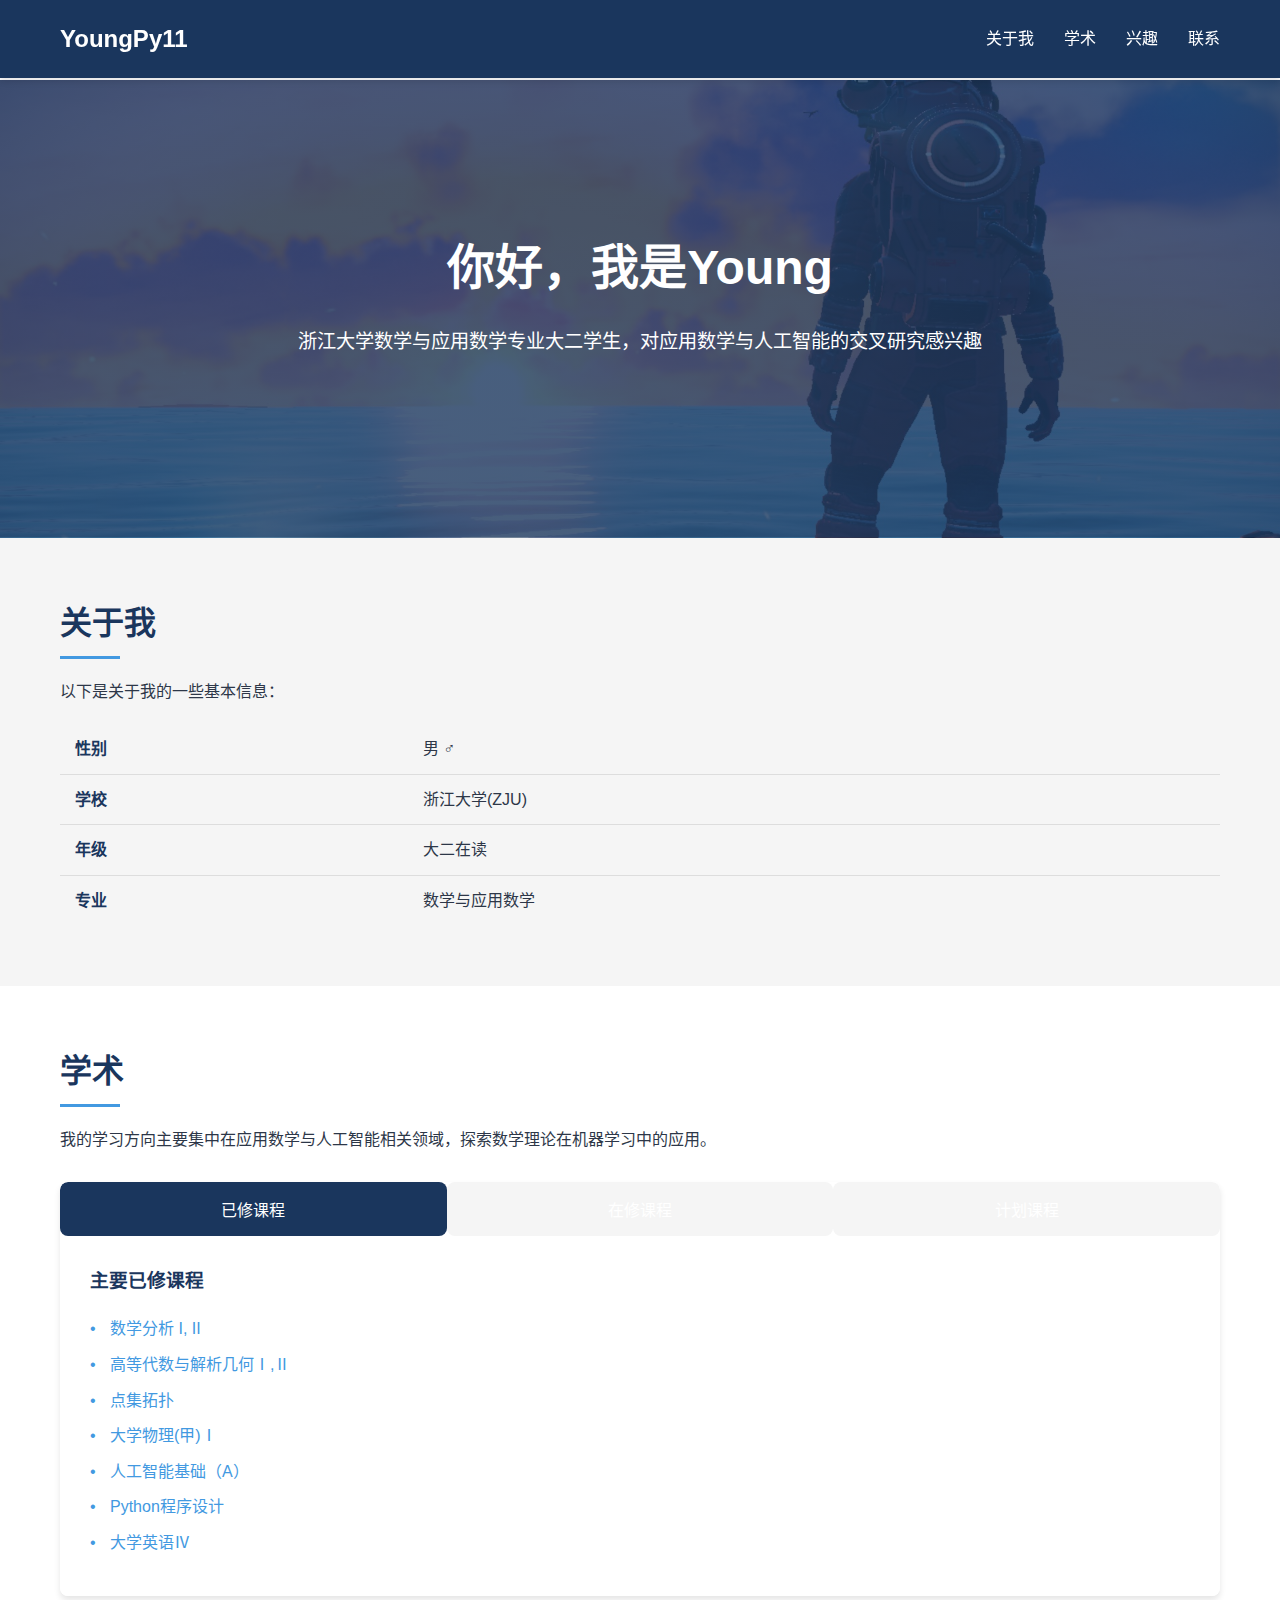
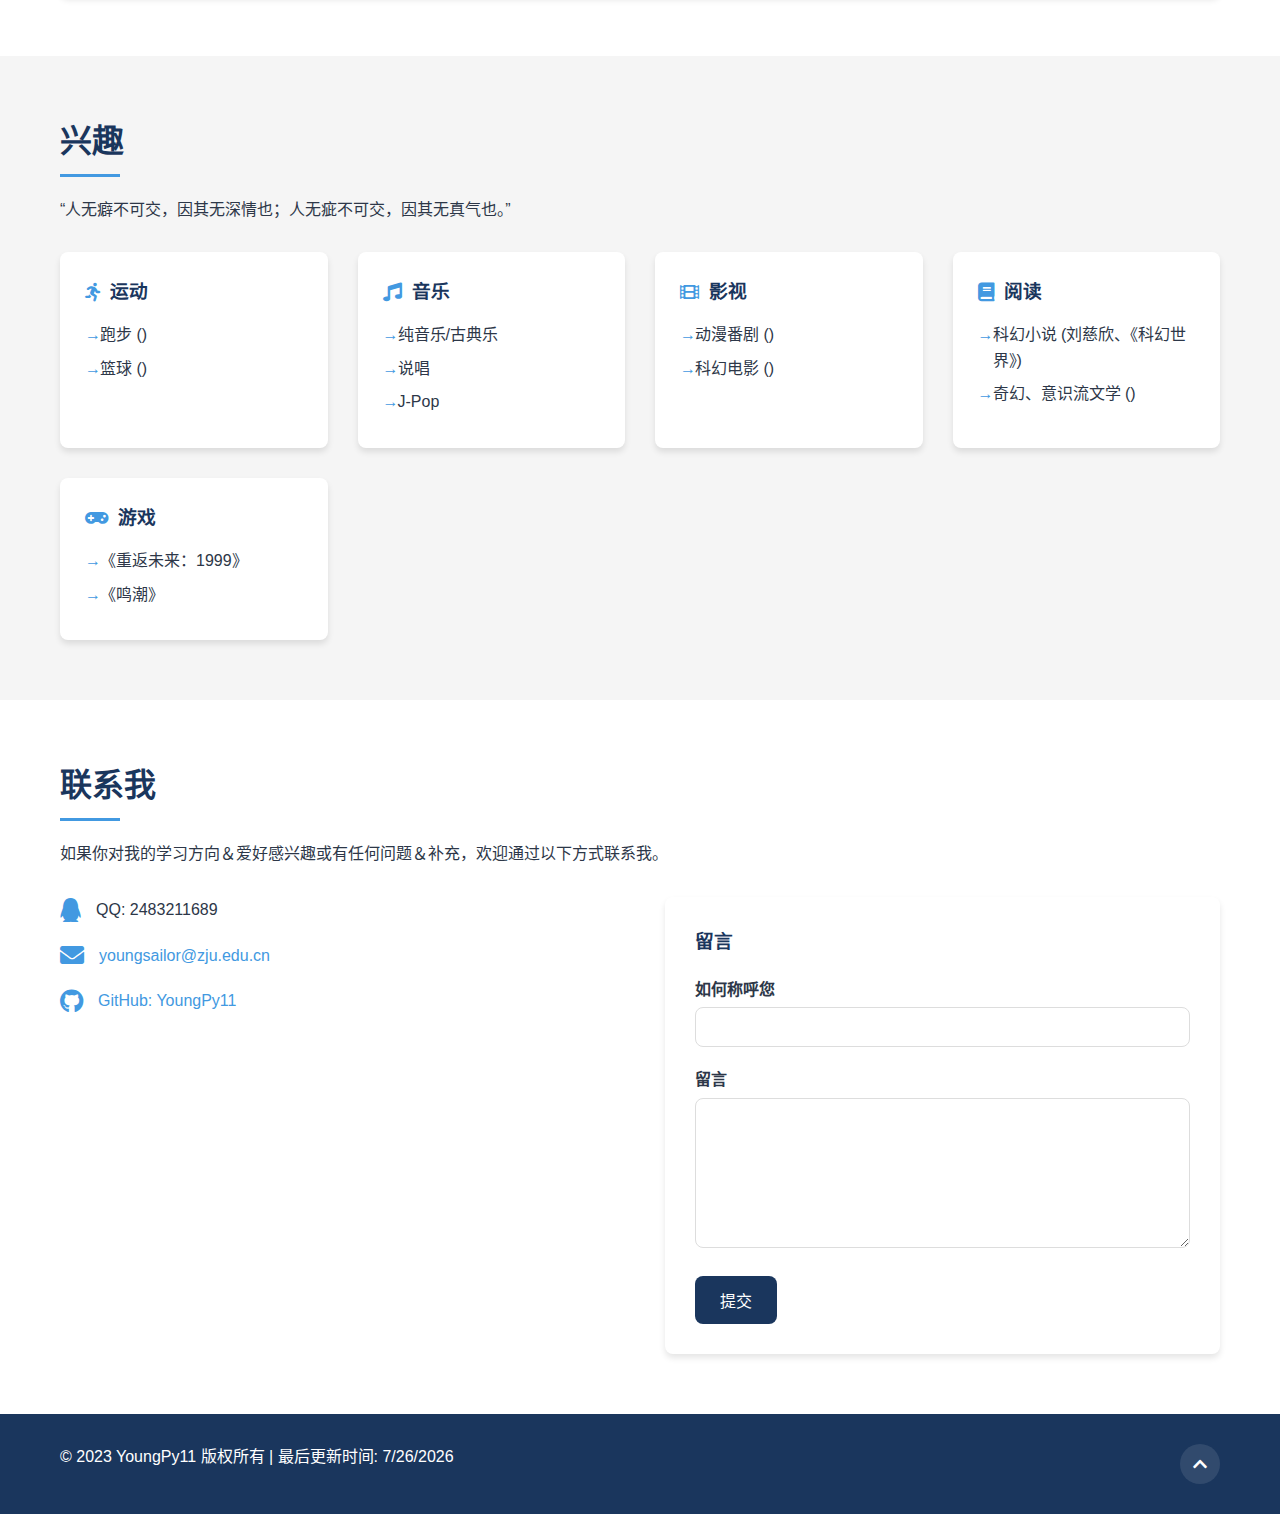
<file: index.html>
<!DOCTYPE html>
<html lang="zh-CN">
<head>
    <meta charset="UTF-8">
    <meta name="viewport" content="width=device-width, initial-scale=1.0">
    <meta name="description" content="YoungPy11的个人主页">
    <meta name="keywords" content="数学,人工智能,浙江大学">
    <title>YoungPy11的个人主页</title>
    <link rel="stylesheet" href="css/style.css">
    <!-- 引入Font Awesome图标 -->
    <link rel="stylesheet" href="https://cdnjs.cloudflare.com/ajax/libs/font-awesome/5.15.3/css/all.min.css">
</head>
<body>
    <!-- 头部导航 -->
    <header>
        <div class="container">
            <div class="logo">YoungPy11</div>
            <div class="menu-toggle" id="menuToggle">
                <i class="fas fa-bars"></i>
            </div>
            <nav>
                <ul id="mainMenu">
                    <li><a href="#about">关于我</a></li>
                    <li><a href="#academic">学术</a></li>
                    <li><a href="#interests">兴趣</a></li>
                    <li><a href="#contact">联系</a></li>
                </ul>
            </nav>
        </div>
    </header>

    <!-- 主页横幅 -->
    <section class="hero" id="hero">
        <div class="container">
            <h1>你好，我是Young</h1>
            <p>浙江大学数学与应用数学专业大二学生，对应用数学与人工智能的交叉研究感兴趣</p>
        </div>
    </section>

    <!-- 关于我 -->
    <section class="about" id="about">
        <div class="container">
            <h2>关于我</h2>
            <p>以下是关于我的一些基本信息：</p>
            <table class="info-table">
                <tr>
                    <td>性别</td>
                    <td>男 ♂</td>
                </tr>
                <tr>
                    <td>学校</td>
                    <td>浙江大学(ZJU)</td>
                </tr>
                <tr>
                    <td>年级</td>
                    <td>大二在读</td>
                </tr>
                <tr>
                    <td>专业</td>
                    <td>数学与应用数学</td>
                </tr>
            </table>
        </div>
    </section>

    <!-- 学术 -->
    <section class="academic" id="academic">
        <div class="container">
            <h2>学术</h2>
            <p>我的学习方向主要集中在应用数学与人工智能相关领域，探索数学理论在机器学习中的应用。</p>
            
            <div class="tabs">
                <button class="tab-button active" data-tab="completed">已修课程</button>
                <button class="tab-button" data-tab="current">在修课程</button>
                <button class="tab-button" data-tab="planned">计划课程</button>
                
                <div class="tab-content active" id="completed">
                    <h3>主要已修课程</h3>
                    <ul class="course-list">
                        <li><a href="courses/math-analysis.html">数学分析 I, II</a></li>
                        <li><a href="courses/advanced-algebra.html">高等代数与解析几何Ⅰ,Ⅱ</a></li>
                        <li><a href="courses/pointset-topology.html">点集拓扑</a></li>
                        <li><a href="courses/college-physics.html">大学物理(甲)Ⅰ</a></li>
                        <li><a href="courses/basic-artificial-intelligence.html">人工智能基础（A）</a></li>
                        <li><a href="courses/python-programming.html">Python程序设计</a></li>
                        <li><a href="courses/college-english.html">大学英语Ⅳ</a></li>
                    </ul>
                </div>
                
                <div class="tab-content" id="current">
                    <h3>主要在修课程(本学期)</h3>
                    <ul class="course-list">
                        <li>抽象代数</li>
                        <li>常微分方程</li>
                        <li>数学分析Ⅲ</li>
                        <li>概率论</li>
                        <li>大学物理(甲)Ⅱ</li>
                        <li>英美报刊选读</li>
                    </ul>
                </div>
                
                <div class="tab-content" id="planned">
                    <h3>主要计划课程(先画个饼，毕业前也未必学得完2333~)</h3>
                    <ul class="course-list">
                        <li>数理统计</li>
                        <li>数据结构与算法</li>
                        <li>c/c++语言*(自学)</li>
                        <li>复变函数</li>
                        <li>实变函数</li>
                        <li>泛函分析</li>
                        <li>科学计算</li>
                        <li>偏微分方程</li>
                        <li>优化实用算法</li>
                        <li>随机过程</li>
                        <li>数学建模(H)</li>
                        <li>数学软件</li>
                        <li>渐近法与摄动理论</li>
                        <li>数据建模与分析</li>
                        <li>微分方程数值解</li>
                        <li>人工神经网络模型与算法</li>
                        <li>控制理论基础</li>
                        <li>计算机图形学</li>
                    </ul>    
                </div>
            </div>
        </div>
    </section>

    <!-- 兴趣 -->
    <section class="interests" id="interests">
        <div class="container">
            <h2>兴趣</h2>
            <p>“人无癖不可交，因其无深情也；人无疵不可交，因其无真气也。”</p>
            
            <div class="interest-grid">
                <div class="interest-card">
                    <h3><i class="fas fa-running"></i> 运动</h3>
                    <ul class="interest-list">
                        <li>跑步 ()</li>
                        <li>篮球 ()</li>
                    </ul>
                </div>
                
                <div class="interest-card">
                    <h3><i class="fas fa-music"></i> 音乐</h3>
                    <ul class="interest-list">
                        <li>纯音乐/古典乐</li>
                        <li>说唱</li>
                        <li>J-Pop</li>
                    </ul>
                </div>
                
                <div class="interest-card">
                    <h3><i class="fas fa-film"></i> 影视</h3>
                    <ul class="interest-list">
                        <li>动漫番剧 ()</li>
                        <li>科幻电影 ()</li>
                    </ul>
                </div>
                
                <div class="interest-card">
                    <h3><i class="fas fa-book"></i> 阅读</h3>
                    <ul class="interest-list">
                        <li>科幻小说 (刘慈欣、《科幻世界》)</li>
                        <li>奇幻、意识流文学 ()</li>
                    </ul>
                </div>
                
                <div class="interest-card">
                    <h3><i class="fas fa-gamepad"></i> 游戏</h3>
                    <ul class="interest-list">
                        <li>《重返未来：1999》</li>
                        <li>《鸣潮》</li>
                    </ul>
                </div>
            </div>
        </div>
    </section>

    <!-- 联系 -->
    <section class="contact" id="contact">
        <div class="container">
            <h2>联系我</h2>
            <p>如果你对我的学习方向＆爱好感兴趣或有任何问题＆补充，欢迎通过以下方式联系我。</p>
            
            <div class="contact-container">
                <div class="contact-info">
                    <div class="contact-item">
                        <i class="fab fa-qq"></i>
                        <span>QQ: 2483211689</span>
                    </div>
                    <div class="contact-item">
                        <i class="fas fa-envelope"></i>
                        <a href="mailto:youngsailor@zju.edu.cn">youngsailor@zju.edu.cn</a>
                    </div>
                    <div class="contact-item">
                        <i class="fab fa-github"></i>
                        <a href="https://github.com/YoungPy11" target="_blank">GitHub: YoungPy11</a>
                    </div>
                </div>
                
                <div class="contact-form">
                    <h3>留言</h3>
                    <form id="contactForm" action="https://formspree.io/f/xldlldkp" method="POST" target="_blank">
                        <input type="hidden" name="_subject" value="来自YoungPy11网站的新留言">
                        <input type="hidden" name="_replyto" value="2483211689@qq.com">
                        <div class="form-group">
                            <label for="name">如何称呼您</label>
                            <input type="text" id="name" name="name" required>
                        </div>
                        <div class="form-group">
                            <label for="message">留言</label>
                            <textarea id="message" name="message" required></textarea>
                        </div>
                        <button type="submit">提交</button>
                    </form>
                </div>
            </div>
        </div>
    </section>

    <!-- 页脚 -->
    <footer>
        <div class="container">
            <div class="footer-content">
                <div class="copyright">
                    &copy; 2023 YoungPy11 版权所有 | 最后更新时间: <span id="lastUpdate"></span>
                </div>
                <div class="back-to-top" id="backToTop">
                    <i class="fas fa-chevron-up"></i>
                </div>
            </div>
        </div>
    </footer>
    <script src="js/script.js"></script>
</body>
</html>
</file>
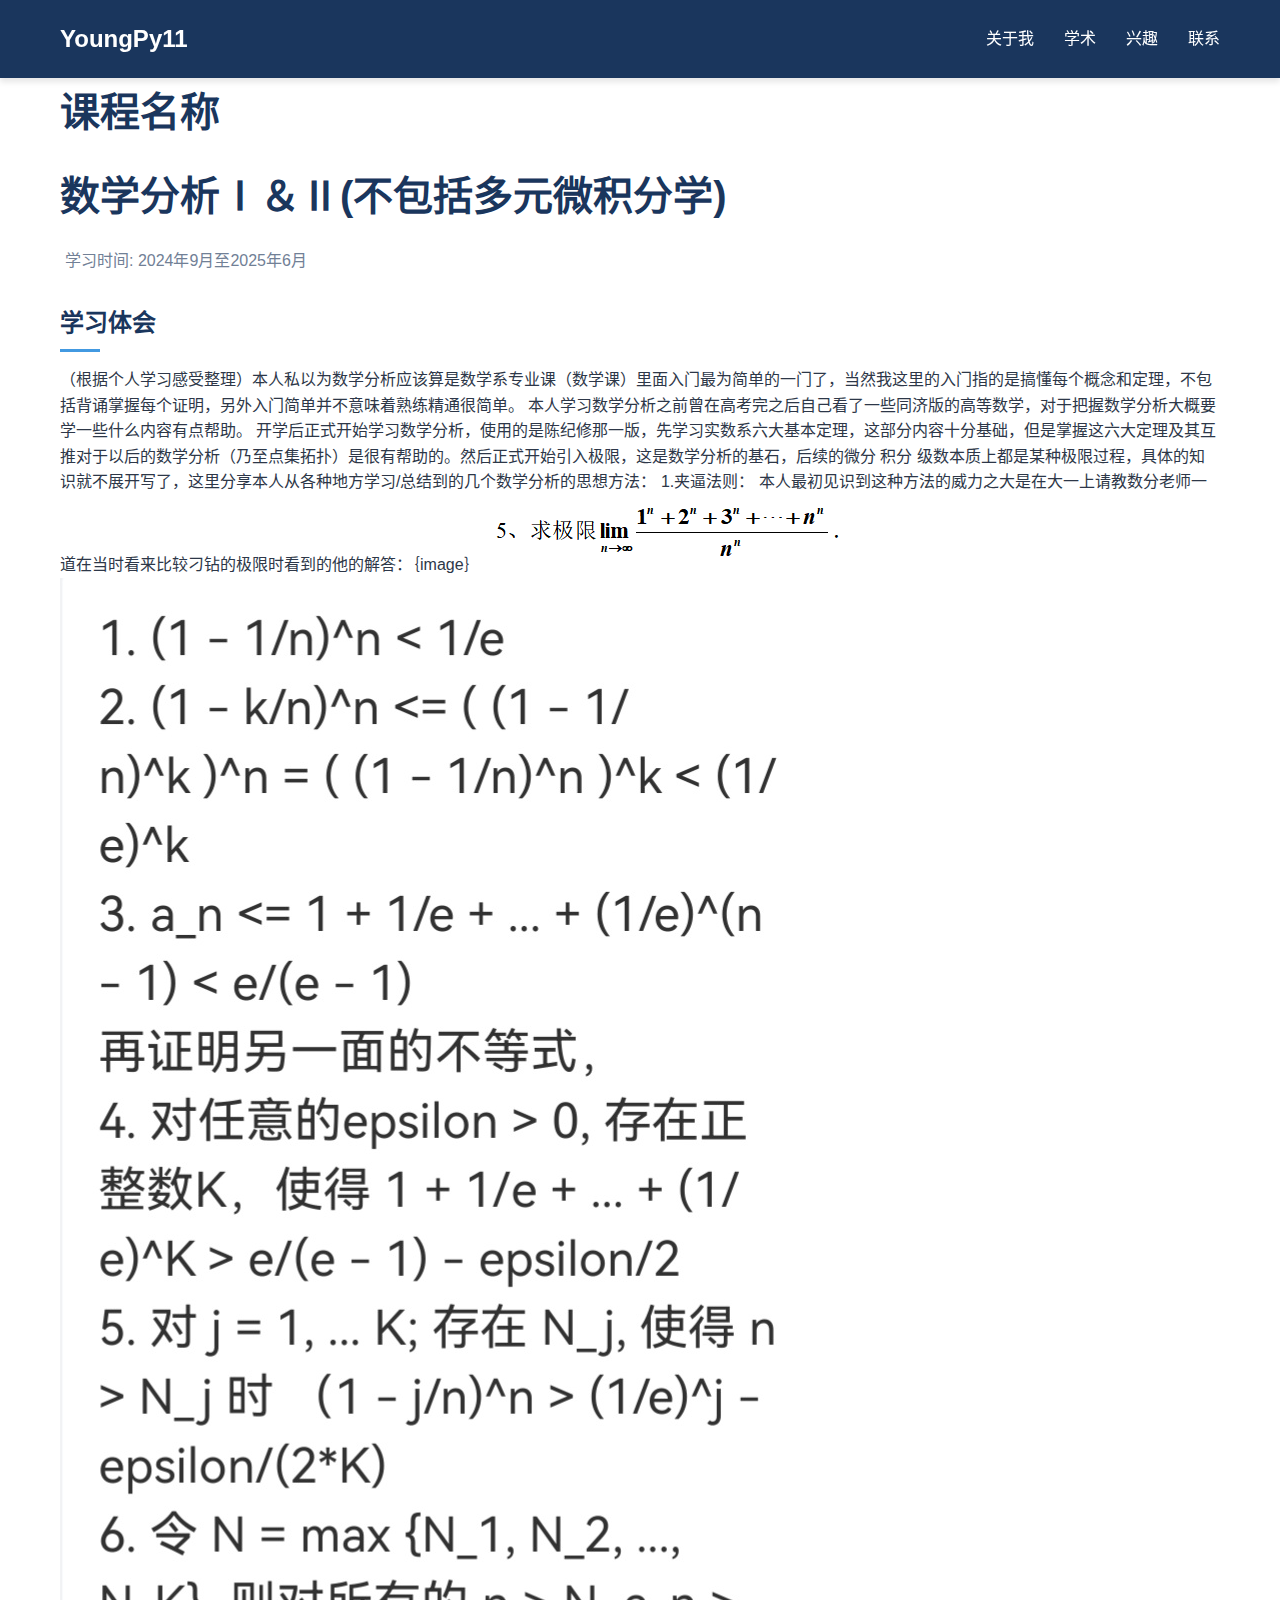
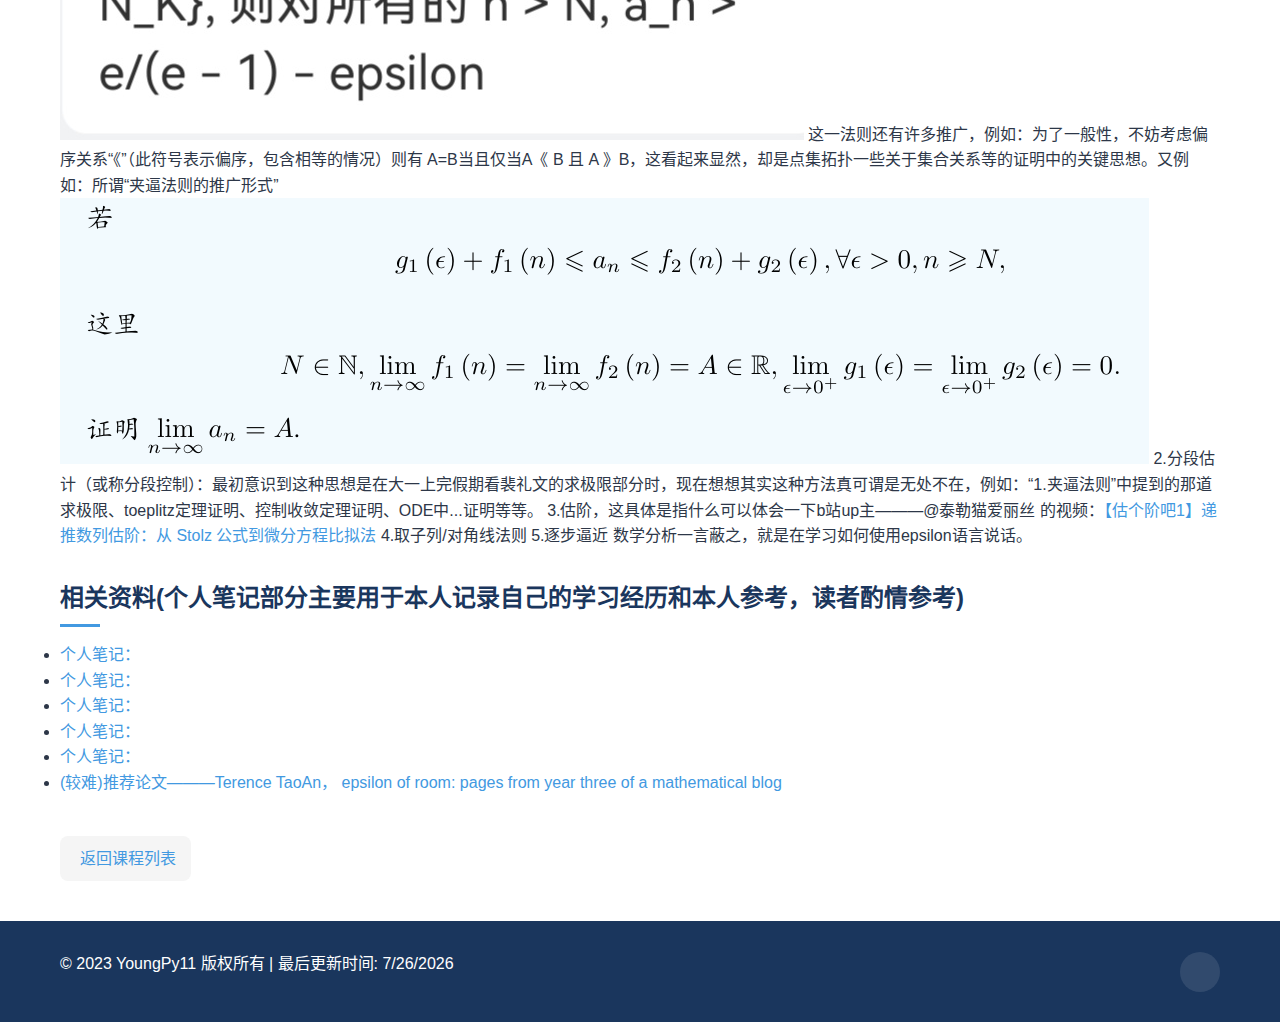
<file: courses/math-analysis.html>
<!DOCTYPE html>
<html lang="zh-CN">
<head>
    <meta charset="UTF-8">
    <meta name="viewport" content="width=device-width, initial-scale=1.0">
    <title>课程详情 - YoungPy11的个人主页</title>
    <link rel="stylesheet" href="../css/style.css">
</head>
<body>
    <header>
        <div class="container">
            <div class="logo">YoungPy11</div>
            <div class="menu-toggle" id="menuToggle">
                <i class="fas fa-bars"></i>
            </div>
            <nav>
                <ul id="mainMenu">
                    <li><a href="../index.html#about">关于我</a></li>
                    <li><a href="../index.html#academic">学术</a></li>
                    <li><a href="../index.html#interests">兴趣</a></li>
                    <li><a href="../index.html#contact">联系</a></li>
                </ul>
            </nav>
        </div>
    </header>

    <section class="course-detail">
        <div class="container">
            <h1>课程名称</h1>
            <h1>数学分析Ⅰ＆Ⅱ(不包括多元微积分学)</h1>
            <div class="course-meta">
                <span><i class="fas fa-calendar-alt"></i> 学习时间: 2024年9月至2025年6月</span>
            </div>
            
            <div class="course-content">
                <h2>学习体会</h2>
                <p>（根据个人学习感受整理）本人私以为数学分析应该算是数学系专业课（数学课）里面入门最为简单的一门了，当然我这里的入门指的是搞懂每个概念和定理，不包括背诵掌握每个证明，另外入门简单并不意味着熟练精通很简单。
                本人学习数学分析之前曾在高考完之后自己看了一些同济版的高等数学，对于把握数学分析大概要学一些什么内容有点帮助。
                开学后正式开始学习数学分析，使用的是陈纪修那一版，先学习实数系六大基本定理，这部分内容十分基础，但是掌握这六大定理及其互推对于以后的数学分析（乃至点集拓扑）是很有帮助的。然后正式开始引入极限，这是数学分析的基石，后续的微分 积分 级数本质上都是某种极限过程，具体的知识就不展开写了，这里分享本人从各种地方学习/总结到的几个数学分析的思想方法：
                1.夹逼法则：
                本人最初见识到这种方法的威力之大是在大一上请教数分老师一道在当时看来比较刁钻的极限时看到的他的解答：｛image｝
                <img src="/images/math-analysis-images/limit-Q.jpg">
                <img src="/images/math-analysis-images/limit-A.jpg">
                这一法则还有许多推广，例如：为了一般性，不妨考虑偏序关系“《”（此符号表示偏序，包含相等的情况）则有 A=B当且仅当A《 B 且 A 》B，这看起来显然，却是点集拓扑一些关于集合关系等的证明中的关键思想。又例如：所谓“夹逼法则的推广形式”<img src="/images/math-analysis-images/夹逼法则推广形式.jpg">
                2.分段估计（或称分段控制）：最初意识到这种思想是在大一上完假期看裴礼文的求极限部分时，现在想想其实这种方法真可谓是无处不在，例如：“1.夹逼法则”中提到的那道求极限、toeplitz定理证明、控制收敛定理证明、ODE中...证明等等。
                3.估阶，这具体是指什么可以体会一下b站up主———@泰勒猫爱丽丝 的视频：<a href="https://www.bilibili.com/video/BV1zK411675x/?spm_id_from=333.337.search-card.all.click&vd_source=23288efcb340a1a96c02b33de8a83997" target="_blank">【估个阶吧1】递推数列估阶：从 Stolz 公式到微分方程比拟法</a>
                4.取子列/对角线法则
                5.逐步逼近
                数学分析一言蔽之，就是在学习如何使用epsilon语言说话。</p>
                <h2>相关资料(个人笔记部分主要用于本人记录自己的学习经历和本人参考，读者酌情参考)</h2>
                <ul>
                    <li><a href="pdfs/math-analysis-pdfs/数分板书及习题课.pdf">个人笔记：</a></li>
                    <li><a href="pdfs/math-analysis-pdfs/数分二总结.pdf">个人笔记：</a></li>
                    <li><a href="pdfs/math-analysis-pdfs/数分II部分题型疏理.pdf">个人笔记：</a></li>
                    <li><a href="pdfs/math-analysis-pdfs/数学分析I.pdf">个人笔记：</a></li>
                    <li><a href="pdfs/math-analysis-pdfs/Fourier级数相关.pdf">个人笔记：</a></li>
                    <li><a href="https://terrytao.wordpress.com/wp-content/uploads/2010/02/epsilon.pdf">(较难)推荐论文———Terence TaoAn， epsilon of room: pages from year three of a mathematical blog</a></li>
                </ul>
            </div>
            
            <a href="../index.html#academic" class="back-link"><i class="fas fa-arrow-left"></i> 返回课程列表</a>
        </div>
    </section>

    <footer>
        <div class="container">
            <div class="footer-content">
                <div class="copyright">
                    &copy; 2023 YoungPy11 版权所有 | 最后更新时间: <span id="lastUpdate"></span>
                </div>
                <div class="back-to-top" id="backToTop">
                    <i class="fas fa-chevron-up"></i>
                </div>
            </div>
        </div>
    </footer>

    <script src="../js/script.js"></script>
</body>
</html>
</file>
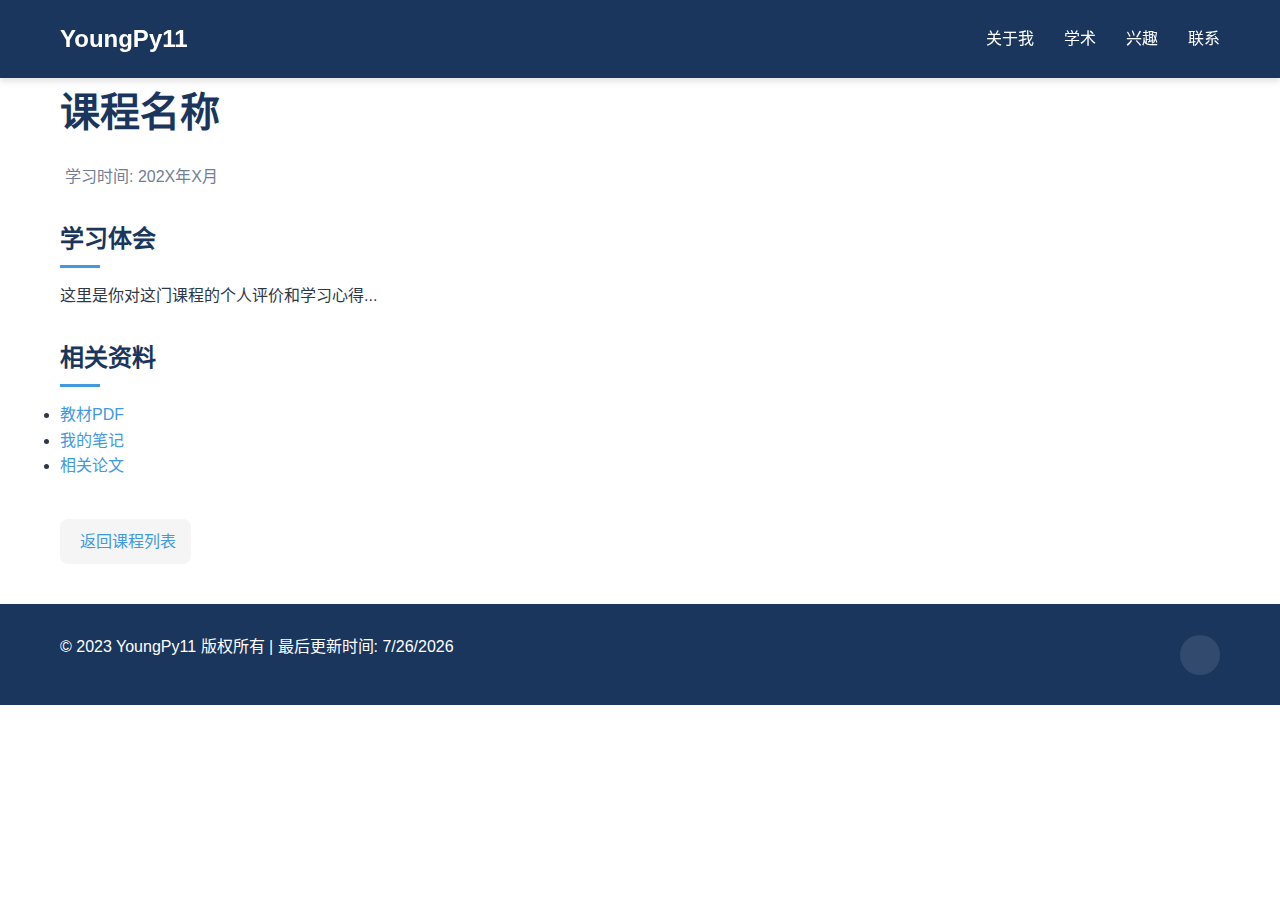
<file: courses/template.html>
<!DOCTYPE html>
<html lang="zh-CN">
<head>
    <meta charset="UTF-8">
    <meta name="viewport" content="width=device-width, initial-scale=1.0">
    <title>课程详情 - YoungPy11的个人主页</title>
    <link rel="stylesheet" href="../css/style.css">
</head>
<body>
    <header>
        <div class="container">
            <div class="logo">YoungPy11</div>
            <div class="menu-toggle" id="menuToggle">
                <i class="fas fa-bars"></i>
            </div>
            <nav>
                <ul id="mainMenu">
                    <li><a href="../index.html#about">关于我</a></li>
                    <li><a href="../index.html#academic">学术</a></li>
                    <li><a href="../index.html#interests">兴趣</a></li>
                    <li><a href="../index.html#contact">联系</a></li>
                </ul>
            </nav>
        </div>
    </header>

    <section class="course-detail">
        <div class="container">
            <h1>课程名称</h1>
            
            <div class="course-meta">
                <span><i class="fas fa-calendar-alt"></i> 学习时间: 202X年X月</span>
            </div>
            
            <div class="course-content">
                <h2>学习体会</h2>
                <p>这里是你对这门课程的个人评价和学习心得...</p>
                
                <h2>相关资料</h2>
                <ul>
                    <li><a href="#">教材PDF</a></li>
                    <li><a href="#">我的笔记</a></li>
                    <li><a href="#">相关论文</a></li>
                </ul>
            </div>
            
            <a href="../index.html#academic" class="back-link"><i class="fas fa-arrow-left"></i> 返回课程列表</a>
        </div>
    </section>

    <footer>
        <div class="container">
            <div class="footer-content">
                <div class="copyright">
                    &copy; 2023 YoungPy11 版权所有 | 最后更新时间: <span id="lastUpdate"></span>
                </div>
                <div class="back-to-top" id="backToTop">
                    <i class="fas fa-chevron-up"></i>
                </div>
            </div>
        </div>
    </footer>

    <script src="../js/script.js"></script>
</body>
</html>
</file>
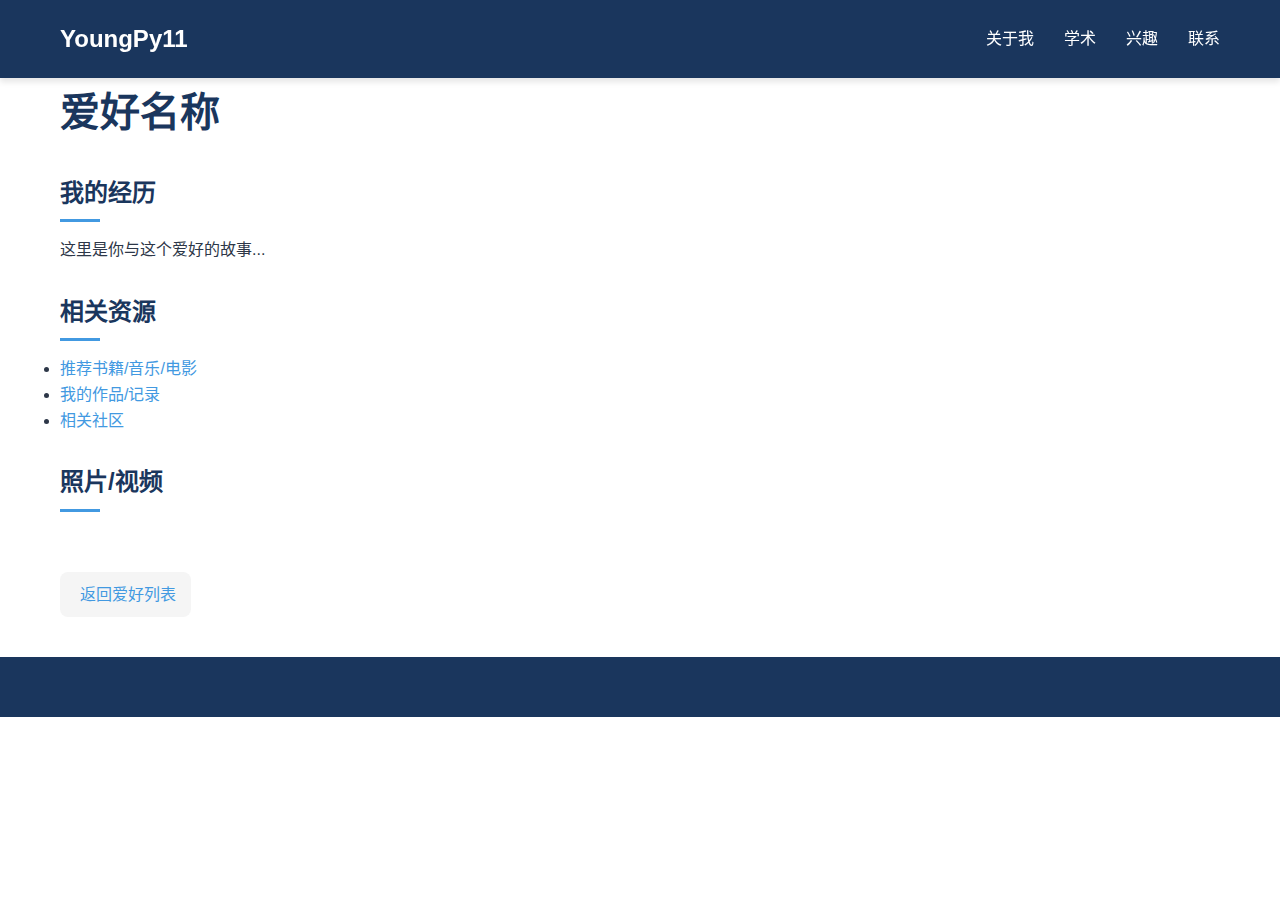
<file: hobbies/template.html>
<!DOCTYPE html>
<html lang="zh-CN">
<head>
    <meta charset="UTF-8">
    <meta name="viewport" content="width=device-width, initial-scale=1.0">
    <title>爱好详情 - YoungPy11的个人主页</title>
    <link rel="stylesheet" href="../css/style.css">
</head>
<body>
    <header>
        <div class="container">
            <div class="logo">YoungPy11</div>
            <div class="menu-toggle" id="menuToggle">
                <i class="fas fa-bars"></i>
            </div>
            <nav>
                <ul id="mainMenu">
                    <li><a href="../index.html#about">关于我</a></li>
                    <li><a href="../index.html#academic">学术</a></li>
                    <li><a href="../index.html#interests">兴趣</a></li>
                    <li><a href="../index.html#contact">联系</a></li>
                </ul>
            </nav>
        </div>
    </header>

    <section class="hobby-detail">
        <div class="container">
            <h1><i class="fas fa-[对应图标]"></i> 爱好名称</h1>
            
            <div class="hobby-content">
                <h2>我的经历</h2>
                <p>这里是你与这个爱好的故事...</p>
                
                <h2>相关资源</h2>
                <ul>
                    <li><a href="#">推荐书籍/音乐/电影</a></li>
                    <li><a href="#">我的作品/记录</a></li>
                    <li><a href="#">相关社区</a></li>
                </ul>
                
                <h2>照片/视频</h2>
                <div class="gallery">
                    <!-- 图片或视频展示 -->
                </div>
            </div>
            
            <a href="../index.html#interests" class="back-link"><i class="fas fa-arrow-left"></i> 返回爱好列表</a>
        </div>
    </section>

    <footer>
        <!-- 与主页相同的页脚 -->
    </footer>

    <script src="../js/script.js"></script>
</body>
</html>
</file>
<file: css/style.css>
/* 全局样式 */
* {
    margin: 0;
    padding: 0;
    box-sizing: border-box;
}

:root {
    --primary-color: #1a365d;
    --secondary-color: #f5f5f5;
    --accent-color: #4299e1;
    --text-color: #2d3748;
    --light-text: #718096;
    --border-radius: 8px;
    --box-shadow: 0 4px 6px rgba(0, 0, 0, 0.1);
    --transition: all 0.3s ease;
}

body {
    font-family: -apple-system, BlinkMacSystemFont, 'Segoe UI', 'Helvetica', 'Arial', sans-serif;
    line-height: 1.6;
    color: var(--text-color);
    background-color: #fff;
    scroll-behavior: smooth;
}

.container {
    max-width: 1200px;
    margin: 0 auto;
    padding: 0 20px;
}

section {
    padding: 60px 0;
}

h1, h2, h3 {
    color: var(--primary-color);
    margin-bottom: 20px;
}

h1 {
    font-size: 2.5rem;
}

h2 {
    font-size: 2rem;
    position: relative;
    padding-bottom: 10px;
}

h2::after {
    content: '';
    position: absolute;
    bottom: 0;
    left: 0;
    width: 60px;
    height: 3px;
    background-color: var(--accent-color);
}

p {
    margin-bottom: 15px;
}

a {
    color: var(--accent-color);
    text-decoration: none;
    transition: var(--transition);
}

a:hover {
    color: var(--primary-color);
}

img {
    max-width: 100%;
    height: auto;
}

/* 头部样式 */
header {
    background-color: var(--primary-color);
    color: white;
    padding: 20px 0;
    position: fixed;
    width: 100%;
    top: 0;
    z-index: 1000;
    box-shadow: var(--box-shadow);
}

header .container {
    display: flex;
    justify-content: space-between;
    align-items: center;
}

.logo {
    font-size: 1.5rem;
    font-weight: bold;
}

nav ul {
    display: flex;
    list-style: none;
}

nav ul li {
    margin-left: 30px;
}

nav ul li a {
    color: white;
    font-weight: 500;
}

nav ul li a:hover {
    color: var(--secondary-color);
}

.menu-toggle {
    display: none;
    cursor: pointer;
    font-size: 1.5rem;
}

/* 主页横幅 */
.hero {
    background-image: linear-gradient(rgba(26, 54, 93, 0.8), rgba(26, 54, 93, 0.8)), url('/images/background.jpg');
    background-size: cover;
    background-position: center;
    color: white;
    text-align: center;
    padding: 150px 20px;
    margin-top: 80px;
}

.hero h1 {
    font-size: 3rem;
    margin-bottom: 20px;
    color: white;
}

.hero p {
    font-size: 1.2rem;
    max-width: 700px;
    margin: 0 auto 30px;
}

/* 关于我 */
.about {
    background-color: var(--secondary-color);
}

.info-table {
    width: 100%;
    border-collapse: collapse;
    margin-top: 20px;
}

.info-table td {
    padding: 12px 15px;
    border-bottom: 1px solid #ddd;
}

.info-table tr:last-child td {
    border-bottom: none;
}

.info-table td:first-child {
    font-weight: bold;
    width: 30%;
    color: var(--primary-color);
}

/* 学术 */
.tabs {
    display: flex;
    flex-wrap: wrap;
    margin-top: 30px;
    border-radius: var(--border-radius);
    overflow: hidden;
    box-shadow: var(--box-shadow);
}

.tab-button {
    padding: 15px 20px;
    cursor: pointer;
    background-color: var(--secondary-color);
    border: none;
    flex-grow: 1;
    font-size: 1rem;
    transition: var(--transition);
}

.tab-button.active {
    background-color: var(--primary-color);
    color: white;
}

.tab-content {
    display: none;
    padding: 30px;
    background-color: white;
    width: 100%;
}

.tab-content.active {
    display: block;
    animation: fadeIn 0.5s;
}

@keyframes fadeIn {
    from { opacity: 0; }
    to { opacity: 1; }
}

.course-list {
    list-style-type: none;
}

.course-list li {
    margin-bottom: 10px;
    padding-left: 20px;
    position: relative;
}

.course-list li::before {
    content: '•';
    color: var(--accent-color);
    position: absolute;
    left: 0;
}

/* 兴趣 */
.interests {
    background-color: var(--secondary-color);
}

.interest-grid {
    display: grid;
    grid-template-columns: repeat(auto-fill, minmax(250px, 1fr));
    gap: 30px;
    margin-top: 30px;
}

.interest-card {
    background-color: white;
    padding: 25px;
    border-radius: var(--border-radius);
    box-shadow: var(--box-shadow);
    transition: var(--transition);
}

.interest-card:hover {
    transform: translateY(-5px);
}

.interest-card h3 {
    display: flex;
    align-items: center;
    margin-bottom: 15px;
}

.interest-card h3 i {
    margin-right: 10px;
    color: var(--accent-color);
}

.interest-list {
    list-style-type: none;
}

.interest-list li {
    margin-bottom: 8px;
    padding-left: 15px;
    position: relative;
}

.interest-list li::before {
    content: '→';
    color: var(--accent-color);
    position: absolute;
    left: 0;
}

/* 联系 */
.contact-container {
    display: grid;
    grid-template-columns: 1fr 1fr;
    gap: 50px;
    margin-top: 30px;
}

.contact-info {
    display: flex;
    flex-direction: column;
}

.contact-item {
    display: flex;
    align-items: center;
    margin-bottom: 20px;
}

.contact-item i {
    margin-right: 15px;
    font-size: 1.5rem;
    color: var(--accent-color);
}

.contact-form {
    background-color: white;
    padding: 30px;
    border-radius: var(--border-radius);
    box-shadow: var(--box-shadow);
}

.form-group {
    margin-bottom: 20px;
}

label {
    display: block;
    margin-bottom: 5px;
    font-weight: bold;
}

input, textarea {
    width: 100%;
    padding: 10px;
    border: 1px solid #ddd;
    border-radius: var(--border-radius);
    font-family: inherit;
    font-size: 1rem;
}

textarea {
    height: 150px;
    resize: vertical;
}

button {
    background-color: var(--primary-color);
    color: white;
    border: none;
    padding: 12px 25px;
    border-radius: var(--border-radius);
    cursor: pointer;
    font-size: 1rem;
    transition: var(--transition);
}

button:hover {
    background-color: var(--accent-color);
}

/* 页脚 */
footer {
    background-color: var(--primary-color);
    color: white;
    padding: 30px 0;
    text-align: center;
}

.footer-content {
    display: flex;
    justify-content: space-between;
    align-items: center;
    flex-wrap: wrap;
}

.copyright {
    margin-bottom: 15px;
}

.back-to-top {
    background-color: rgba(255, 255, 255, 0.1);
    width: 40px;
    height: 40px;
    border-radius: 50%;
    display: flex;
    justify-content: center;
    align-items: center;
    cursor: pointer;
    transition: var(--transition);
}

.back-to-top:hover {
    background-color: rgba(255, 255, 255, 0.2);
}

/* 响应式设计 */
@media (max-width: 768px) {
    .menu-toggle {
        display: block;
    }
    
    nav ul {
        display: none;
        flex-direction: column;
        position: absolute;
        top: 70px;
        left: 0;
        width: 100%;
        background-color: var(--primary-color);
        padding: 20px;
    }
    
    nav ul.show {
        display: flex;
    }
    
    nav ul li {
        margin: 10px 0;
    }
    
    .hero h1 {
        font-size: 2.5rem;
    }
    
    .contact-container {
        grid-template-columns: 1fr;
    }
    
    .footer-content {
        flex-direction: column;
    }
}
/* 课程详情页样式 */
.course-detail, .hobby-detail {
    padding: 80px 0 40px;
}

.course-meta {
    display: flex;
    gap: 20px;
    margin-bottom: 30px;
    color: var(--light-text);
    flex-wrap: wrap;
}

.course-meta span {
    display: flex;
    align-items: center;
    gap: 5px;
}

.course-content h2, .hobby-content h2 {
    margin: 30px 0 15px;
    font-size: 1.5rem;
}

.course-content h2::after, .hobby-content h2::after {
    width: 40px;
}

.assignments {
    display: grid;
    grid-template-columns: repeat(auto-fill, minmax(300px, 1fr));
    gap: 20px;
}

.assignment-card {
    background-color: white;
    padding: 20px;
    border-radius: var(--border-radius);
    box-shadow: var(--box-shadow);
}

.back-link {
    display: inline-flex;
    align-items: center;
    gap: 5px;
    margin-top: 40px;
    padding: 10px 15px;
    background-color: var(--secondary-color);
    border-radius: var(--border-radius);
}

/* 爱好详情页样式 */
.gallery {
    display: grid;
    grid-template-columns: repeat(auto-fill, minmax(200px, 1fr));
    gap: 15px;
    margin-top: 20px;
}

.gallery img {
    width: 100%;
    height: 150px;
    object-fit: cover;
    border-radius: var(--border-radius);
    transition: var(--transition);
}

.gallery img:hover {
    transform: scale(1.05);
}
</file>
